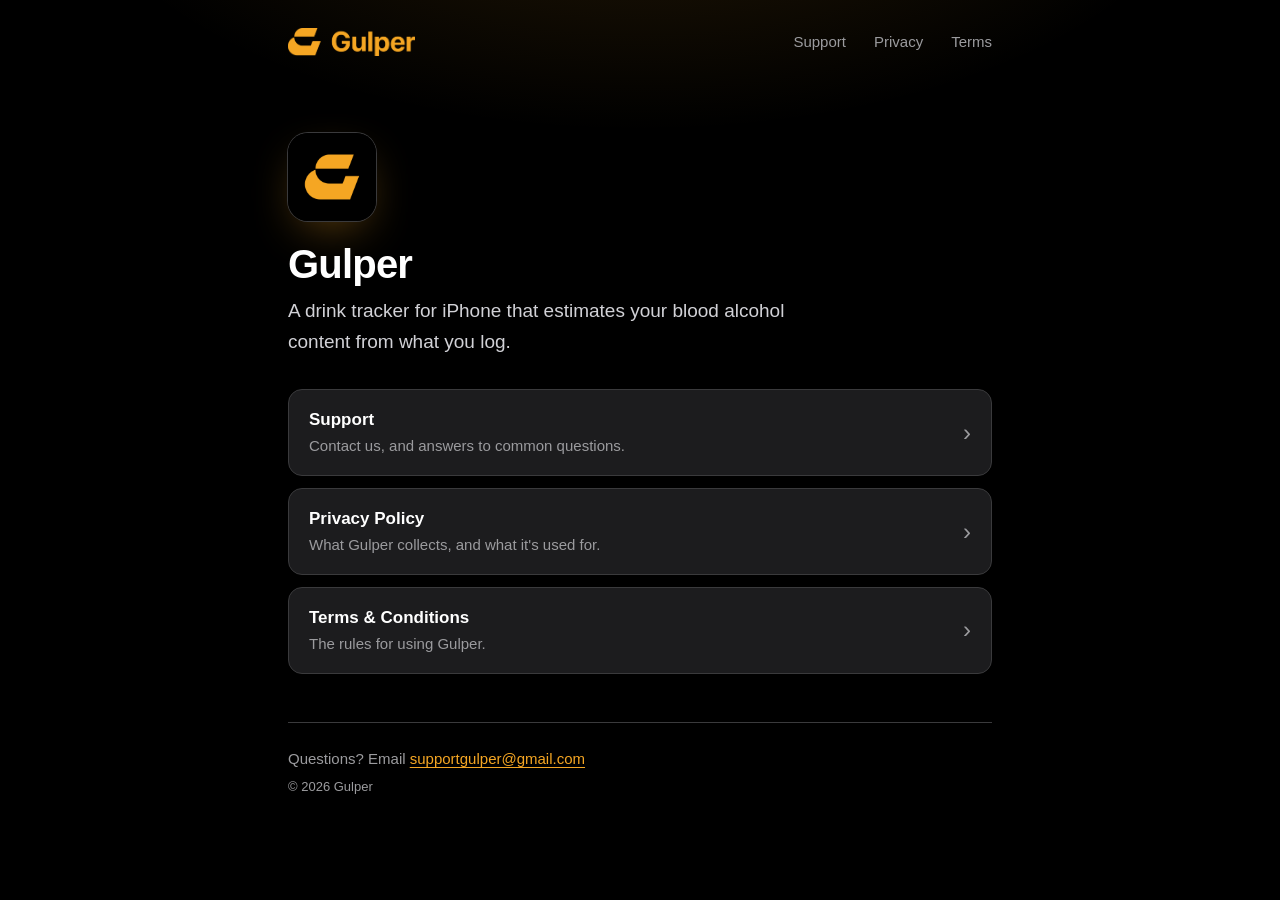
<file: index.html>
<!doctype html>
<html lang="en">
<head>
<meta charset="utf-8">
<meta name="viewport" content="width=device-width, initial-scale=1, viewport-fit=cover">
<title>Gulper</title>
<meta name="description" content="Support, privacy policy and terms for Gulper, the iPhone drink tracker.">
<meta name="theme-color" content="#000000">
<meta name="color-scheme" content="dark">
<link rel="icon" type="image/png" href="assets/favicon.png">
<link rel="apple-touch-icon" href="assets/icon.png">
<link rel="stylesheet" href="style.css">
</head>
<body>
<header class="site-header">
  <a class="brand" href=""><img src="assets/logo-lockup.png" alt="Gulper" width="127" height="28"></a>
  <nav class="site-nav" aria-label="Gulper pages"><a href="support/">Support</a><a href="privacy/">Privacy</a><a href="terms/">Terms</a></nav>
</header>
<main>
<div class="home">
  <img class="app-icon" src="assets/icon.png" alt="" width="88" height="88">
  <h1>Gulper</h1>
  <p class="lede">A drink tracker for iPhone that estimates your blood alcohol content from what you log.</p>
  <ul class="cards">
    <li><a href="support/"><span><span class="card-title">Support</span><span class="card-text">Contact us, and answers to common questions.</span></span><span class="chevron" aria-hidden="true">›</span></a></li>
    <li><a href="privacy/"><span><span class="card-title">Privacy Policy</span><span class="card-text">What Gulper collects, and what it's used for.</span></span><span class="chevron" aria-hidden="true">›</span></a></li>
    <li><a href="terms/"><span><span class="card-title">Terms &amp; Conditions</span><span class="card-text">The rules for using Gulper.</span></span><span class="chevron" aria-hidden="true">›</span></a></li>
  </ul>
</div>
</main>
<footer class="site-footer">
  <p>Questions? Email <a href="mailto:supportgulper@gmail.com">supportgulper@gmail.com</a></p>
  <p class="fine">© 2026 Gulper</p>
</footer>
</body>
</html>
</file>
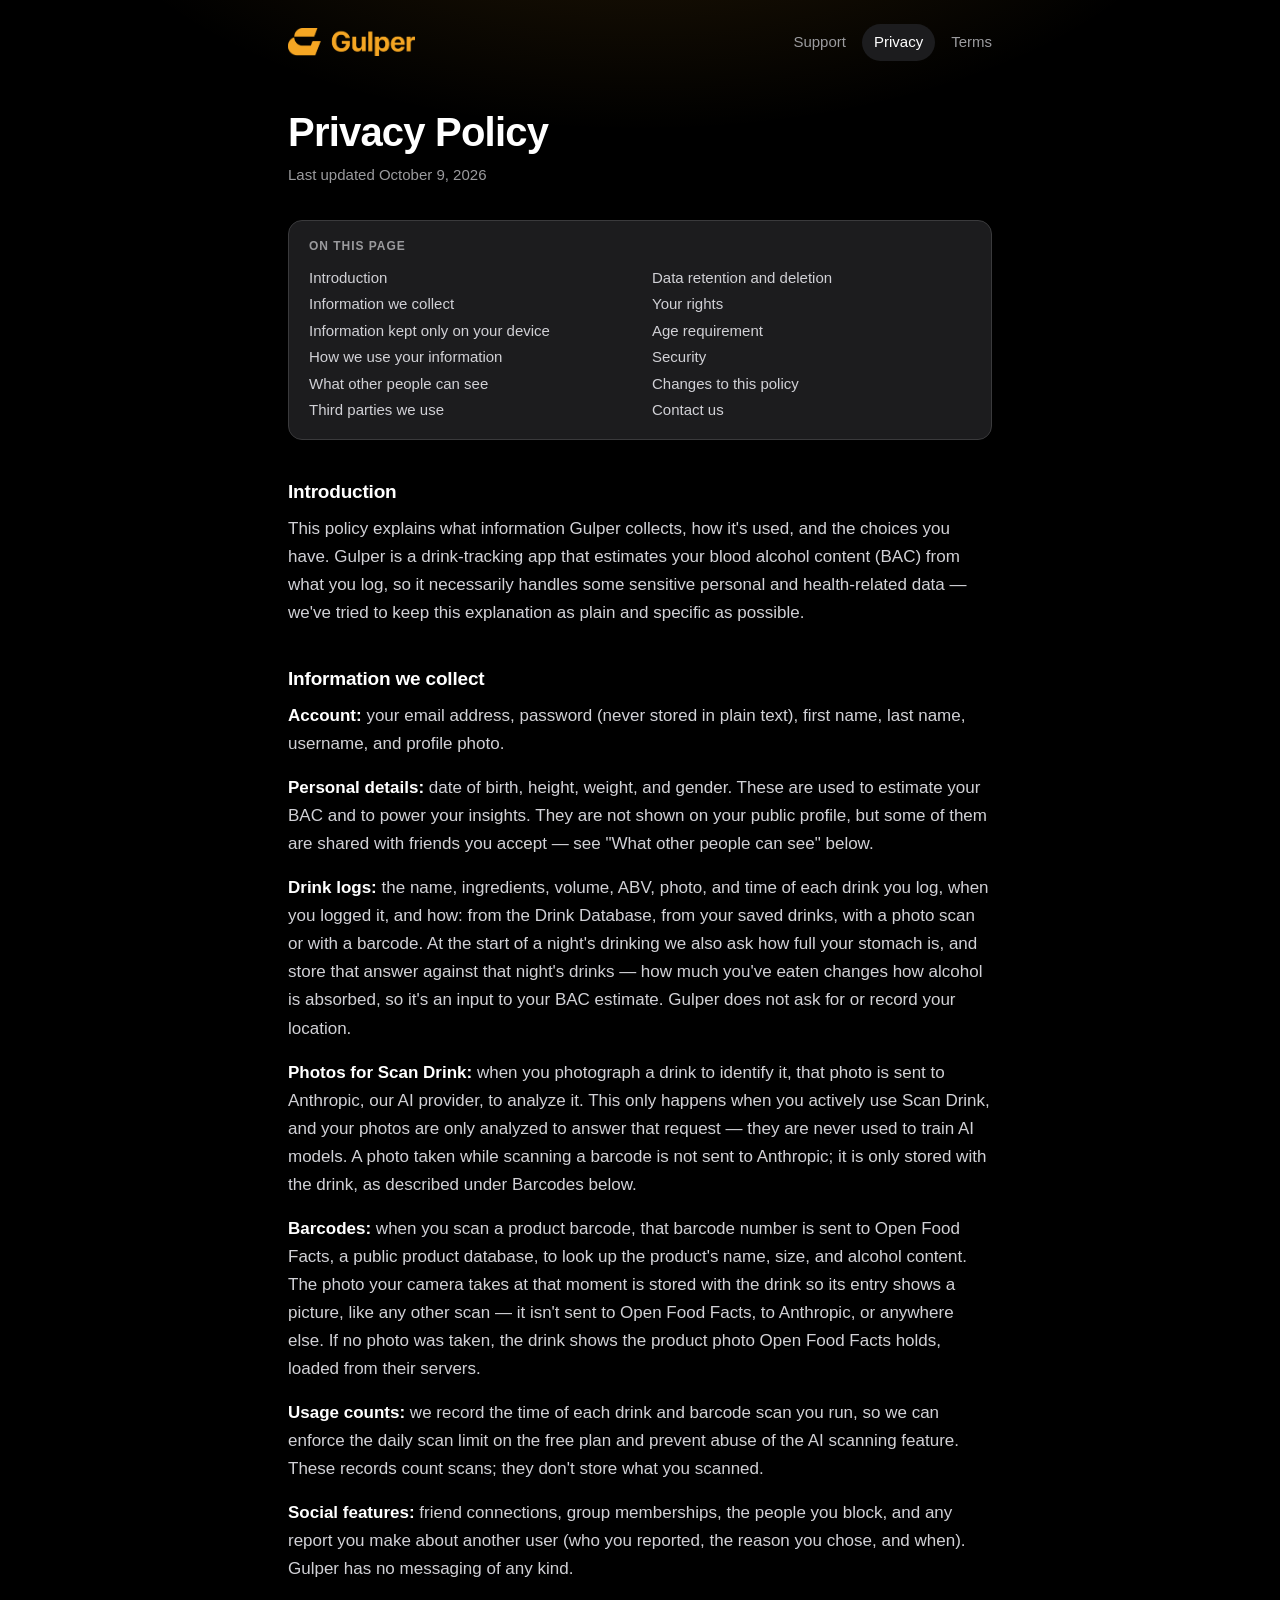
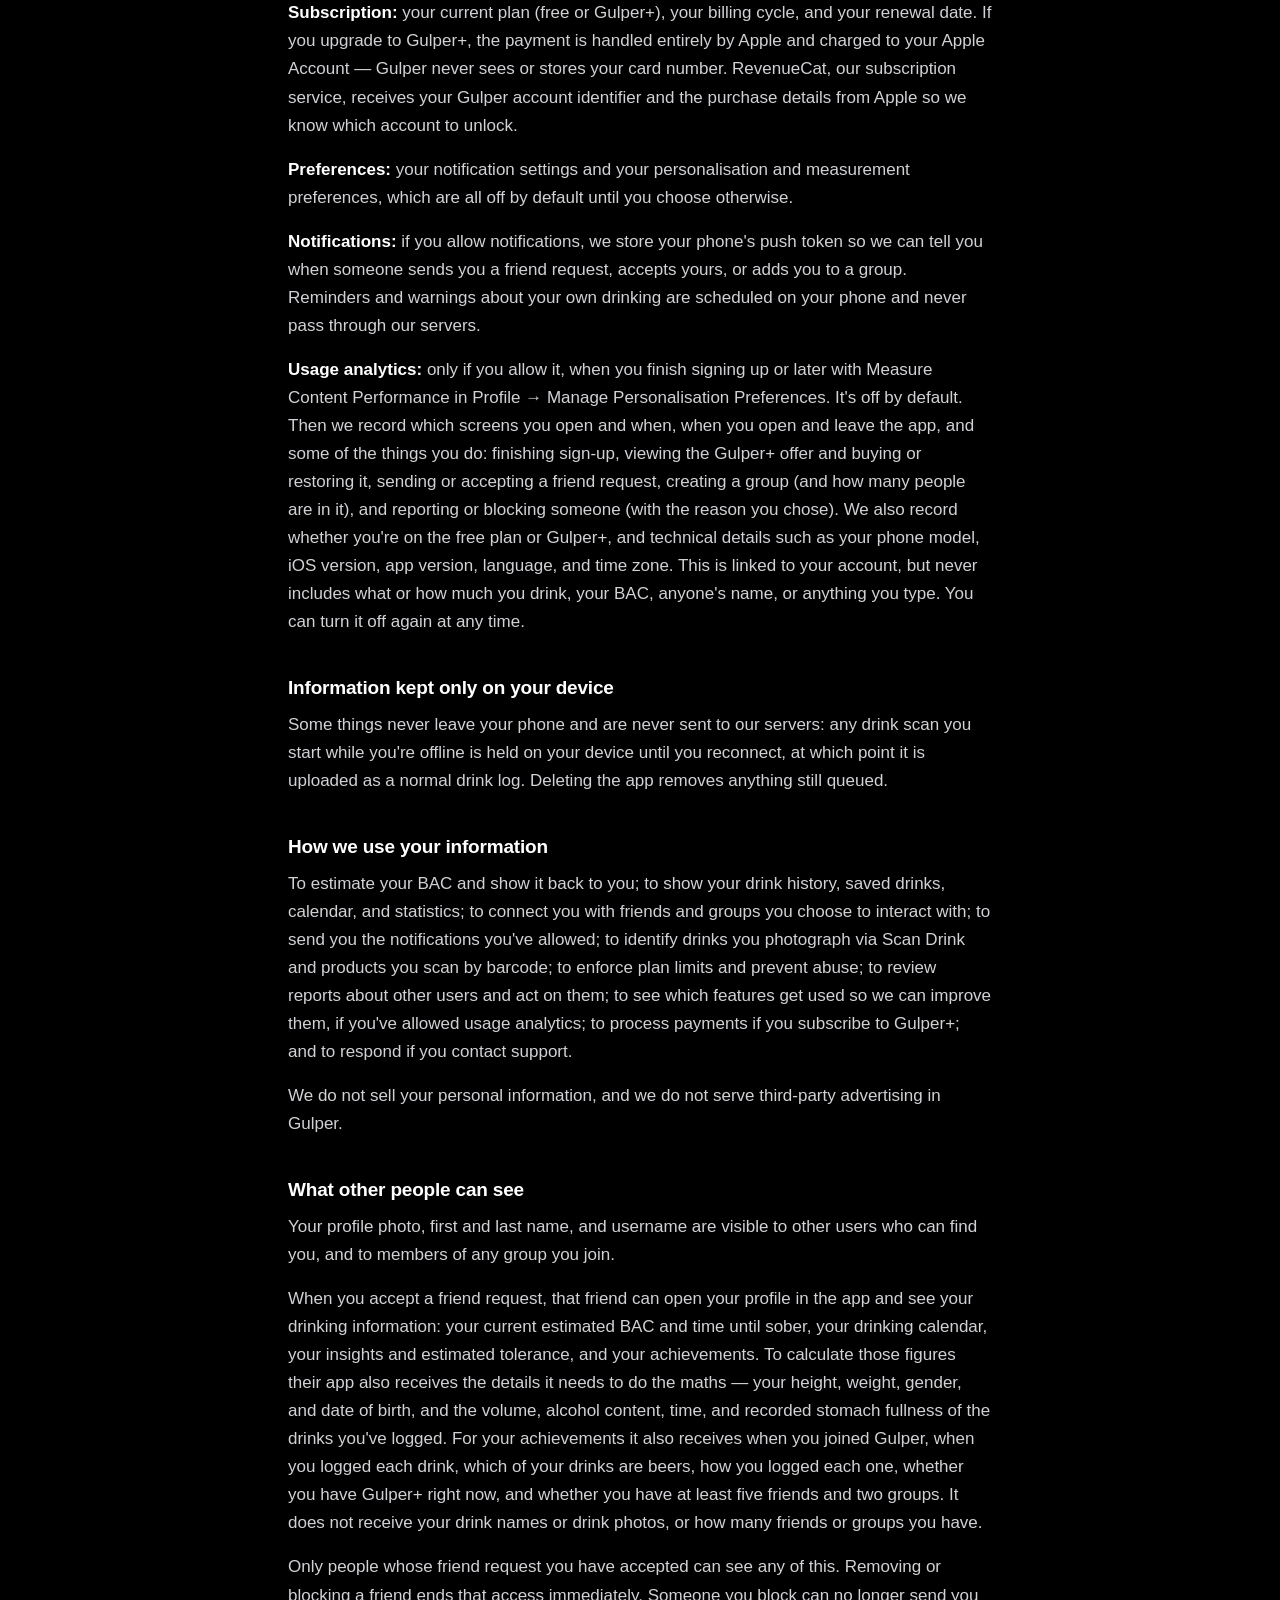
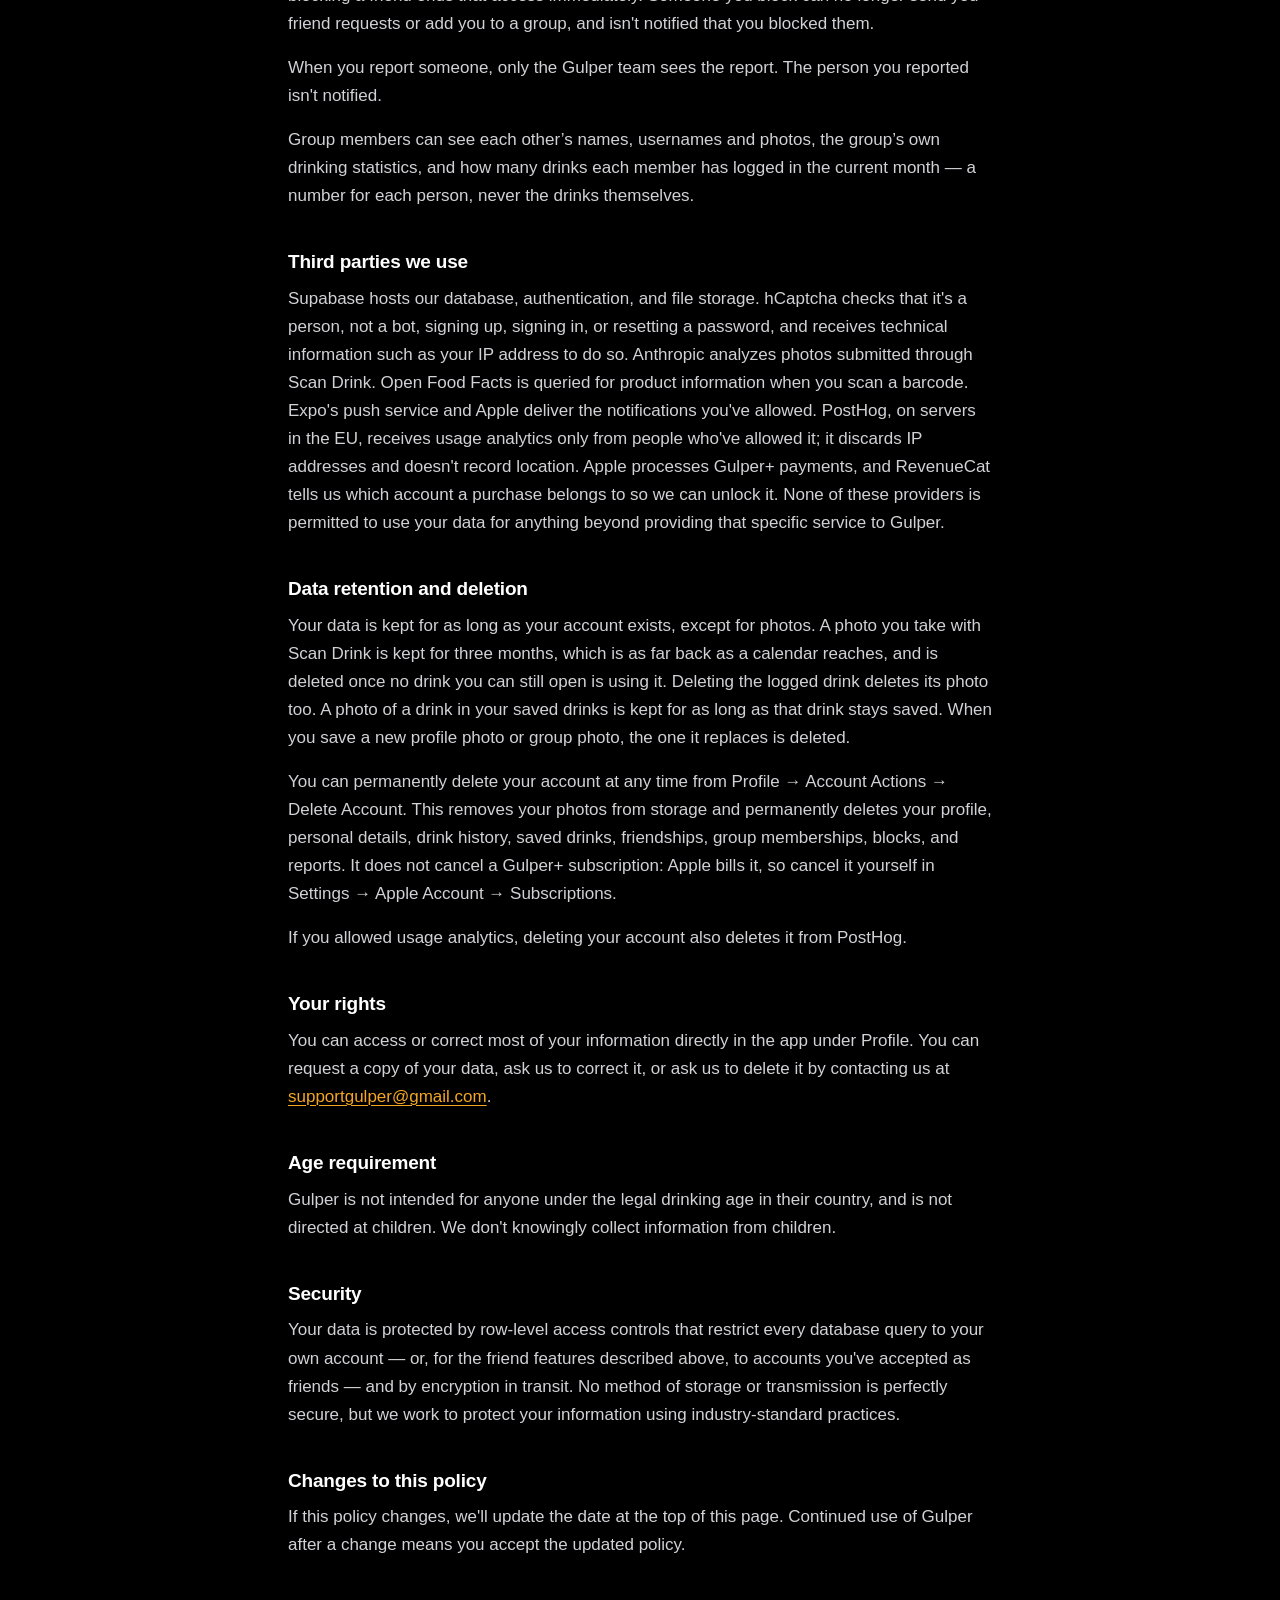
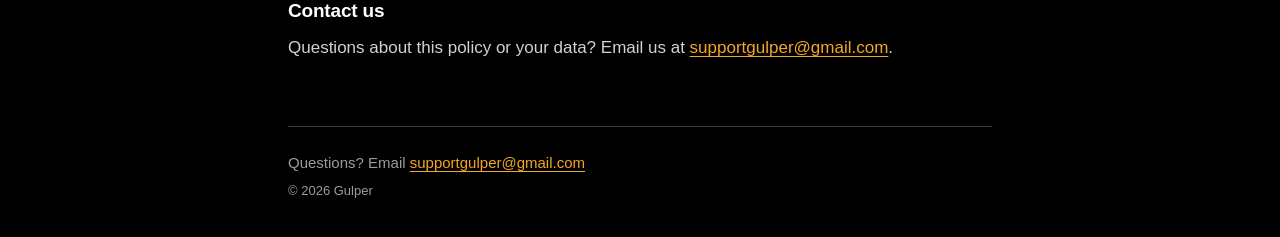
<file: privacy/index.html>
<!doctype html>
<html lang="en">
<head>
<meta charset="utf-8">
<meta name="viewport" content="width=device-width, initial-scale=1, viewport-fit=cover">
<title>Privacy Policy · Gulper</title>
<meta name="description" content="What Gulper collects, how it's used, who can see it, and the choices you have.">
<meta name="theme-color" content="#000000">
<meta name="color-scheme" content="dark">
<link rel="icon" type="image/png" href="../assets/favicon.png">
<link rel="apple-touch-icon" href="../assets/icon.png">
<link rel="stylesheet" href="../style.css">
</head>
<body>
<header class="site-header">
  <a class="brand" href="../"><img src="../assets/logo-lockup.png" alt="Gulper" width="127" height="28"></a>
  <nav class="site-nav" aria-label="Gulper pages"><a href="../support/">Support</a><a href="../privacy/" aria-current="page">Privacy</a><a href="../terms/">Terms</a></nav>
</header>
<main>
<h1>Privacy Policy</h1>
<p class="updated">Last updated <time datetime="2026-10-09">October 9, 2026</time></p>
<nav class="toc" aria-label="On this page">
  <p class="toc-title">On this page</p>
  <ul>
      <li><a href="#introduction">Introduction</a></li>
      <li><a href="#information-we-collect">Information we collect</a></li>
      <li><a href="#information-kept-only-on-your-device">Information kept only on your device</a></li>
      <li><a href="#how-we-use-your-information">How we use your information</a></li>
      <li><a href="#what-other-people-can-see">What other people can see</a></li>
      <li><a href="#third-parties-we-use">Third parties we use</a></li>
      <li><a href="#data-retention-and-deletion">Data retention and deletion</a></li>
      <li><a href="#your-rights">Your rights</a></li>
      <li><a href="#age-requirement">Age requirement</a></li>
      <li><a href="#security">Security</a></li>
      <li><a href="#changes-to-this-policy">Changes to this policy</a></li>
      <li><a href="#contact-us">Contact us</a></li>
  </ul>
</nav>
<section id="introduction">
  <h2>Introduction</h2>
  <p>This policy explains what information Gulper collects, how it's used, and the choices you have. Gulper is a drink-tracking app that estimates your blood alcohol content (BAC) from what you log, so it necessarily handles some sensitive personal and health-related data — we've tried to keep this explanation as plain and specific as possible.</p>
</section>
<section id="information-we-collect">
  <h2>Information we collect</h2>
  <p><strong>Account:</strong> your email address, password (never stored in plain text), first name, last name, username, and profile photo.</p>
  <p><strong>Personal details:</strong> date of birth, height, weight, and gender. These are used to estimate your BAC and to power your insights. They are not shown on your public profile, but some of them are shared with friends you accept — see &quot;What other people can see&quot; below.</p>
  <p><strong>Drink logs:</strong> the name, ingredients, volume, ABV, photo, and time of each drink you log, when you logged it, and how: from the Drink Database, from your saved drinks, with a photo scan or with a barcode. At the start of a night's drinking we also ask how full your stomach is, and store that answer against that night's drinks — how much you've eaten changes how alcohol is absorbed, so it's an input to your BAC estimate. Gulper does not ask for or record your location.</p>
  <p><strong>Photos for Scan Drink:</strong> when you photograph a drink to identify it, that photo is sent to Anthropic, our AI provider, to analyze it. This only happens when you actively use Scan Drink, and your photos are only analyzed to answer that request — they are never used to train AI models. A photo taken while scanning a barcode is not sent to Anthropic; it is only stored with the drink, as described under Barcodes below.</p>
  <p><strong>Barcodes:</strong> when you scan a product barcode, that barcode number is sent to Open Food Facts, a public product database, to look up the product's name, size, and alcohol content. The photo your camera takes at that moment is stored with the drink so its entry shows a picture, like any other scan — it isn't sent to Open Food Facts, to Anthropic, or anywhere else. If no photo was taken, the drink shows the product photo Open Food Facts holds, loaded from their servers.</p>
  <p><strong>Usage counts:</strong> we record the time of each drink and barcode scan you run, so we can enforce the daily scan limit on the free plan and prevent abuse of the AI scanning feature. These records count scans; they don't store what you scanned.</p>
  <p><strong>Social features:</strong> friend connections, group memberships, the people you block, and any report you make about another user (who you reported, the reason you chose, and when). Gulper has no messaging of any kind.</p>
  <p><strong>Subscription:</strong> your current plan (free or Gulper+), your billing cycle, and your renewal date. If you upgrade to Gulper+, the payment is handled entirely by Apple and charged to your Apple Account — Gulper never sees or stores your card number. RevenueCat, our subscription service, receives your Gulper account identifier and the purchase details from Apple so we know which account to unlock.</p>
  <p><strong>Preferences:</strong> your notification settings and your personalisation and measurement preferences, which are all off by default until you choose otherwise.</p>
  <p><strong>Notifications:</strong> if you allow notifications, we store your phone's push token so we can tell you when someone sends you a friend request, accepts yours, or adds you to a group. Reminders and warnings about your own drinking are scheduled on your phone and never pass through our servers.</p>
  <p><strong>Usage analytics:</strong> only if you allow it, when you finish signing up or later with Measure Content Performance in Profile → Manage Personalisation Preferences. It's off by default. Then we record which screens you open and when, when you open and leave the app, and some of the things you do: finishing sign-up, viewing the Gulper+ offer and buying or restoring it, sending or accepting a friend request, creating a group (and how many people are in it), and reporting or blocking someone (with the reason you chose). We also record whether you're on the free plan or Gulper+, and technical details such as your phone model, iOS version, app version, language, and time zone. This is linked to your account, but never includes what or how much you drink, your BAC, anyone's name, or anything you type. You can turn it off again at any time.</p>
</section>
<section id="information-kept-only-on-your-device">
  <h2>Information kept only on your device</h2>
  <p>Some things never leave your phone and are never sent to our servers: any drink scan you start while you're offline is held on your device until you reconnect, at which point it is uploaded as a normal drink log. Deleting the app removes anything still queued.</p>
</section>
<section id="how-we-use-your-information">
  <h2>How we use your information</h2>
  <p>To estimate your BAC and show it back to you; to show your drink history, saved drinks, calendar, and statistics; to connect you with friends and groups you choose to interact with; to send you the notifications you've allowed; to identify drinks you photograph via Scan Drink and products you scan by barcode; to enforce plan limits and prevent abuse; to review reports about other users and act on them; to see which features get used so we can improve them, if you've allowed usage analytics; to process payments if you subscribe to Gulper+; and to respond if you contact support.</p>
  <p>We do not sell your personal information, and we do not serve third-party advertising in Gulper.</p>
</section>
<section id="what-other-people-can-see">
  <h2>What other people can see</h2>
  <p>Your profile photo, first and last name, and username are visible to other users who can find you, and to members of any group you join.</p>
  <p>When you accept a friend request, that friend can open your profile in the app and see your drinking information: your current estimated BAC and time until sober, your drinking calendar, your insights and estimated tolerance, and your achievements. To calculate those figures their app also receives the details it needs to do the maths — your height, weight, gender, and date of birth, and the volume, alcohol content, time, and recorded stomach fullness of the drinks you've logged. For your achievements it also receives when you joined Gulper, when you logged each drink, which of your drinks are beers, how you logged each one, whether you have Gulper+ right now, and whether you have at least five friends and two groups. It does not receive your drink names or drink photos, or how many friends or groups you have.</p>
  <p>Only people whose friend request you have accepted can see any of this. Removing or blocking a friend ends that access immediately. Someone you block can no longer send you friend requests or add you to a group, and isn't notified that you blocked them.</p>
  <p>When you report someone, only the Gulper team sees the report. The person you reported isn't notified.</p>
  <p>Group members can see each other’s names, usernames and photos, the group’s own drinking statistics, and how many drinks each member has logged in the current month — a number for each person, never the drinks themselves.</p>
</section>
<section id="third-parties-we-use">
  <h2>Third parties we use</h2>
  <p>Supabase hosts our database, authentication, and file storage. hCaptcha checks that it's a person, not a bot, signing up, signing in, or resetting a password, and receives technical information such as your IP address to do so. Anthropic analyzes photos submitted through Scan Drink. Open Food Facts is queried for product information when you scan a barcode. Expo's push service and Apple deliver the notifications you've allowed. PostHog, on servers in the EU, receives usage analytics only from people who've allowed it; it discards IP addresses and doesn't record location. Apple processes Gulper+ payments, and RevenueCat tells us which account a purchase belongs to so we can unlock it. None of these providers is permitted to use your data for anything beyond providing that specific service to Gulper.</p>
</section>
<section id="data-retention-and-deletion">
  <h2>Data retention and deletion</h2>
  <p>Your data is kept for as long as your account exists, except for photos. A photo you take with Scan Drink is kept for three months, which is as far back as a calendar reaches, and is deleted once no drink you can still open is using it. Deleting the logged drink deletes its photo too. A photo of a drink in your saved drinks is kept for as long as that drink stays saved. When you save a new profile photo or group photo, the one it replaces is deleted.</p>
  <p>You can permanently delete your account at any time from Profile → Account Actions → Delete Account. This removes your photos from storage and permanently deletes your profile, personal details, drink history, saved drinks, friendships, group memberships, blocks, and reports. It does not cancel a Gulper+ subscription: Apple bills it, so cancel it yourself in Settings → Apple Account → Subscriptions.</p>
  <p>If you allowed usage analytics, deleting your account also deletes it from PostHog.</p>
</section>
<section id="your-rights">
  <h2>Your rights</h2>
  <p>You can access or correct most of your information directly in the app under Profile. You can request a copy of your data, ask us to correct it, or ask us to delete it by contacting us at <a href="mailto:supportgulper@gmail.com">supportgulper@gmail.com</a>.</p>
</section>
<section id="age-requirement">
  <h2>Age requirement</h2>
  <p>Gulper is not intended for anyone under the legal drinking age in their country, and is not directed at children. We don't knowingly collect information from children.</p>
</section>
<section id="security">
  <h2>Security</h2>
  <p>Your data is protected by row-level access controls that restrict every database query to your own account — or, for the friend features described above, to accounts you've accepted as friends — and by encryption in transit. No method of storage or transmission is perfectly secure, but we work to protect your information using industry-standard practices.</p>
</section>
<section id="changes-to-this-policy">
  <h2>Changes to this policy</h2>
  <p>If this policy changes, we'll update the date at the top of this page. Continued use of Gulper after a change means you accept the updated policy.</p>
</section>
<section id="contact-us">
  <h2>Contact us</h2>
  <p>Questions about this policy or your data? Email us at <a href="mailto:supportgulper@gmail.com">supportgulper@gmail.com</a>.</p>
</section>
</main>
<footer class="site-footer">
  <p>Questions? Email <a href="mailto:supportgulper@gmail.com">supportgulper@gmail.com</a></p>
  <p class="fine">© 2026 Gulper</p>
</footer>
</body>
</html>
</file>
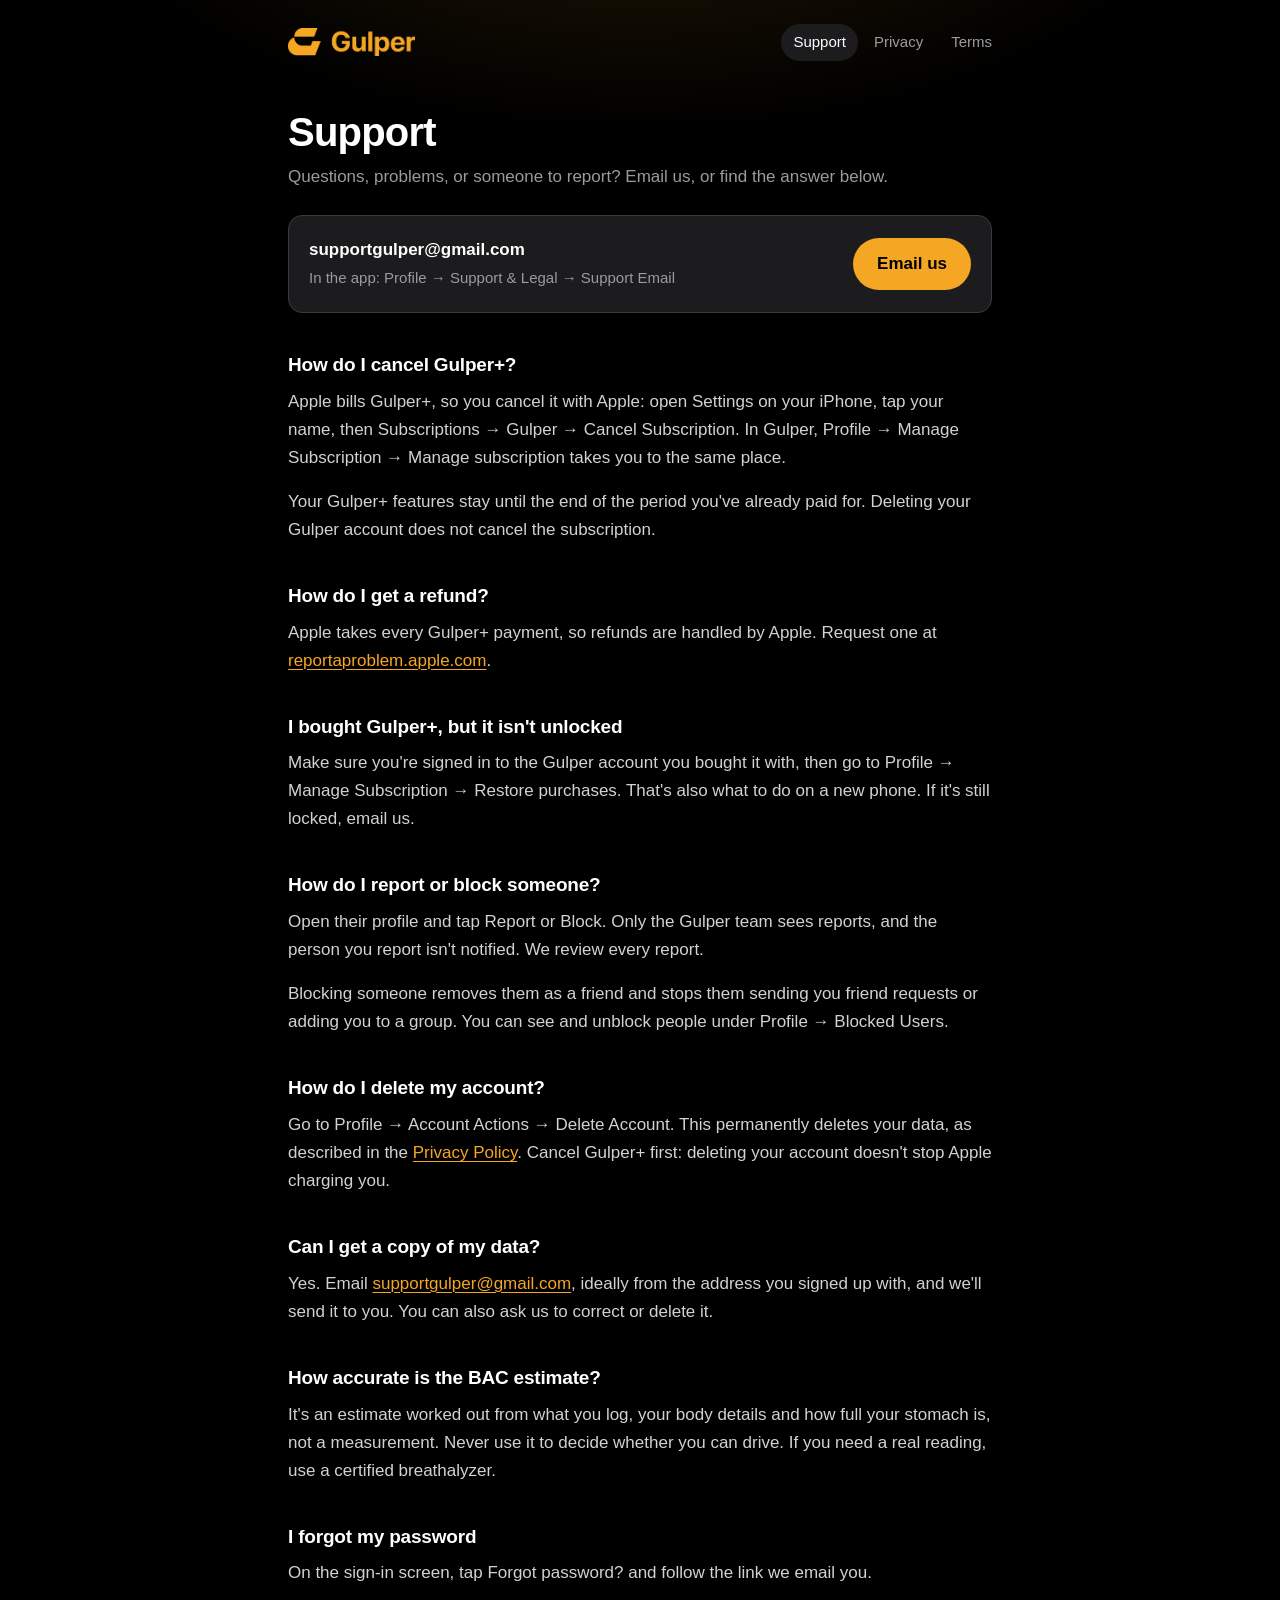
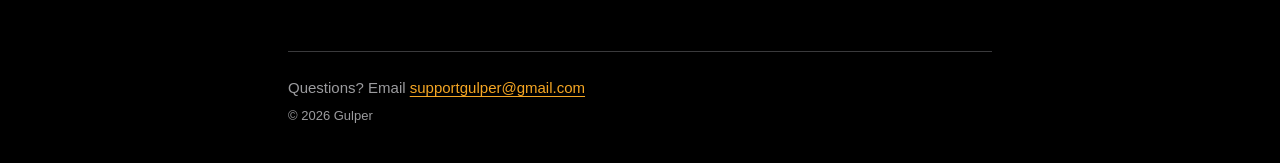
<file: support/index.html>
<!doctype html>
<html lang="en">
<head>
<meta charset="utf-8">
<meta name="viewport" content="width=device-width, initial-scale=1, viewport-fit=cover">
<title>Support · Gulper</title>
<meta name="description" content="Contact Gulper support, and answers to common questions.">
<meta name="theme-color" content="#000000">
<meta name="color-scheme" content="dark">
<link rel="icon" type="image/png" href="../assets/favicon.png">
<link rel="apple-touch-icon" href="../assets/icon.png">
<link rel="stylesheet" href="../style.css">
</head>
<body>
<header class="site-header">
  <a class="brand" href="../"><img src="../assets/logo-lockup.png" alt="Gulper" width="127" height="28"></a>
  <nav class="site-nav" aria-label="Gulper pages"><a href="../support/" aria-current="page">Support</a><a href="../privacy/">Privacy</a><a href="../terms/">Terms</a></nav>
</header>
<main>
<h1>Support</h1>
<p class="intro">Questions, problems, or someone to report? Email us, or find the answer below.</p>
<div class="contact">
  <p><strong>supportgulper@gmail.com</strong><br><span class="contact-hint">In the app: Profile → Support &amp; Legal → Support Email</span></p>
  <a class="button" href="mailto:supportgulper@gmail.com">Email us</a>
</div>
<section id="how-do-i-cancel-gulper">
  <h2>How do I cancel Gulper+?</h2>
  <p>Apple bills Gulper+, so you cancel it with Apple: open Settings on your iPhone, tap your name, then Subscriptions → Gulper → Cancel Subscription. In Gulper, Profile → Manage Subscription → Manage subscription takes you to the same place.</p>
  <p>Your Gulper+ features stay until the end of the period you've already paid for. Deleting your Gulper account does not cancel the subscription.</p>
</section>
<section id="how-do-i-get-a-refund">
  <h2>How do I get a refund?</h2>
  <p>Apple takes every Gulper+ payment, so refunds are handled by Apple. Request one at <a href="https://reportaproblem.apple.com">reportaproblem.apple.com</a>.</p>
</section>
<section id="i-bought-gulper-but-it-isn-t-unlocked">
  <h2>I bought Gulper+, but it isn't unlocked</h2>
  <p>Make sure you're signed in to the Gulper account you bought it with, then go to Profile → Manage Subscription → Restore purchases. That's also what to do on a new phone. If it's still locked, email us.</p>
</section>
<section id="how-do-i-report-or-block-someone">
  <h2>How do I report or block someone?</h2>
  <p>Open their profile and tap Report or Block. Only the Gulper team sees reports, and the person you report isn't notified. We review every report.</p>
  <p>Blocking someone removes them as a friend and stops them sending you friend requests or adding you to a group. You can see and unblock people under Profile → Blocked Users.</p>
</section>
<section id="how-do-i-delete-my-account">
  <h2>How do I delete my account?</h2>
  <p>Go to Profile → Account Actions → Delete Account. This permanently deletes your data, as described in the <a href="../privacy/">Privacy Policy</a>. Cancel Gulper+ first: deleting your account doesn't stop Apple charging you.</p>
</section>
<section id="can-i-get-a-copy-of-my-data">
  <h2>Can I get a copy of my data?</h2>
  <p>Yes. Email <a href="mailto:supportgulper@gmail.com">supportgulper@gmail.com</a>, ideally from the address you signed up with, and we'll send it to you. You can also ask us to correct or delete it.</p>
</section>
<section id="how-accurate-is-the-bac-estimate">
  <h2>How accurate is the BAC estimate?</h2>
  <p>It's an estimate worked out from what you log, your body details and how full your stomach is, not a measurement. Never use it to decide whether you can drive. If you need a real reading, use a certified breathalyzer.</p>
</section>
<section id="i-forgot-my-password">
  <h2>I forgot my password</h2>
  <p>On the sign-in screen, tap Forgot password? and follow the link we email you.</p>
</section>
</main>
<footer class="site-footer">
  <p>Questions? Email <a href="mailto:supportgulper@gmail.com">supportgulper@gmail.com</a></p>
  <p class="fine">© 2026 Gulper</p>
</footer>
</body>
</html>
</file>
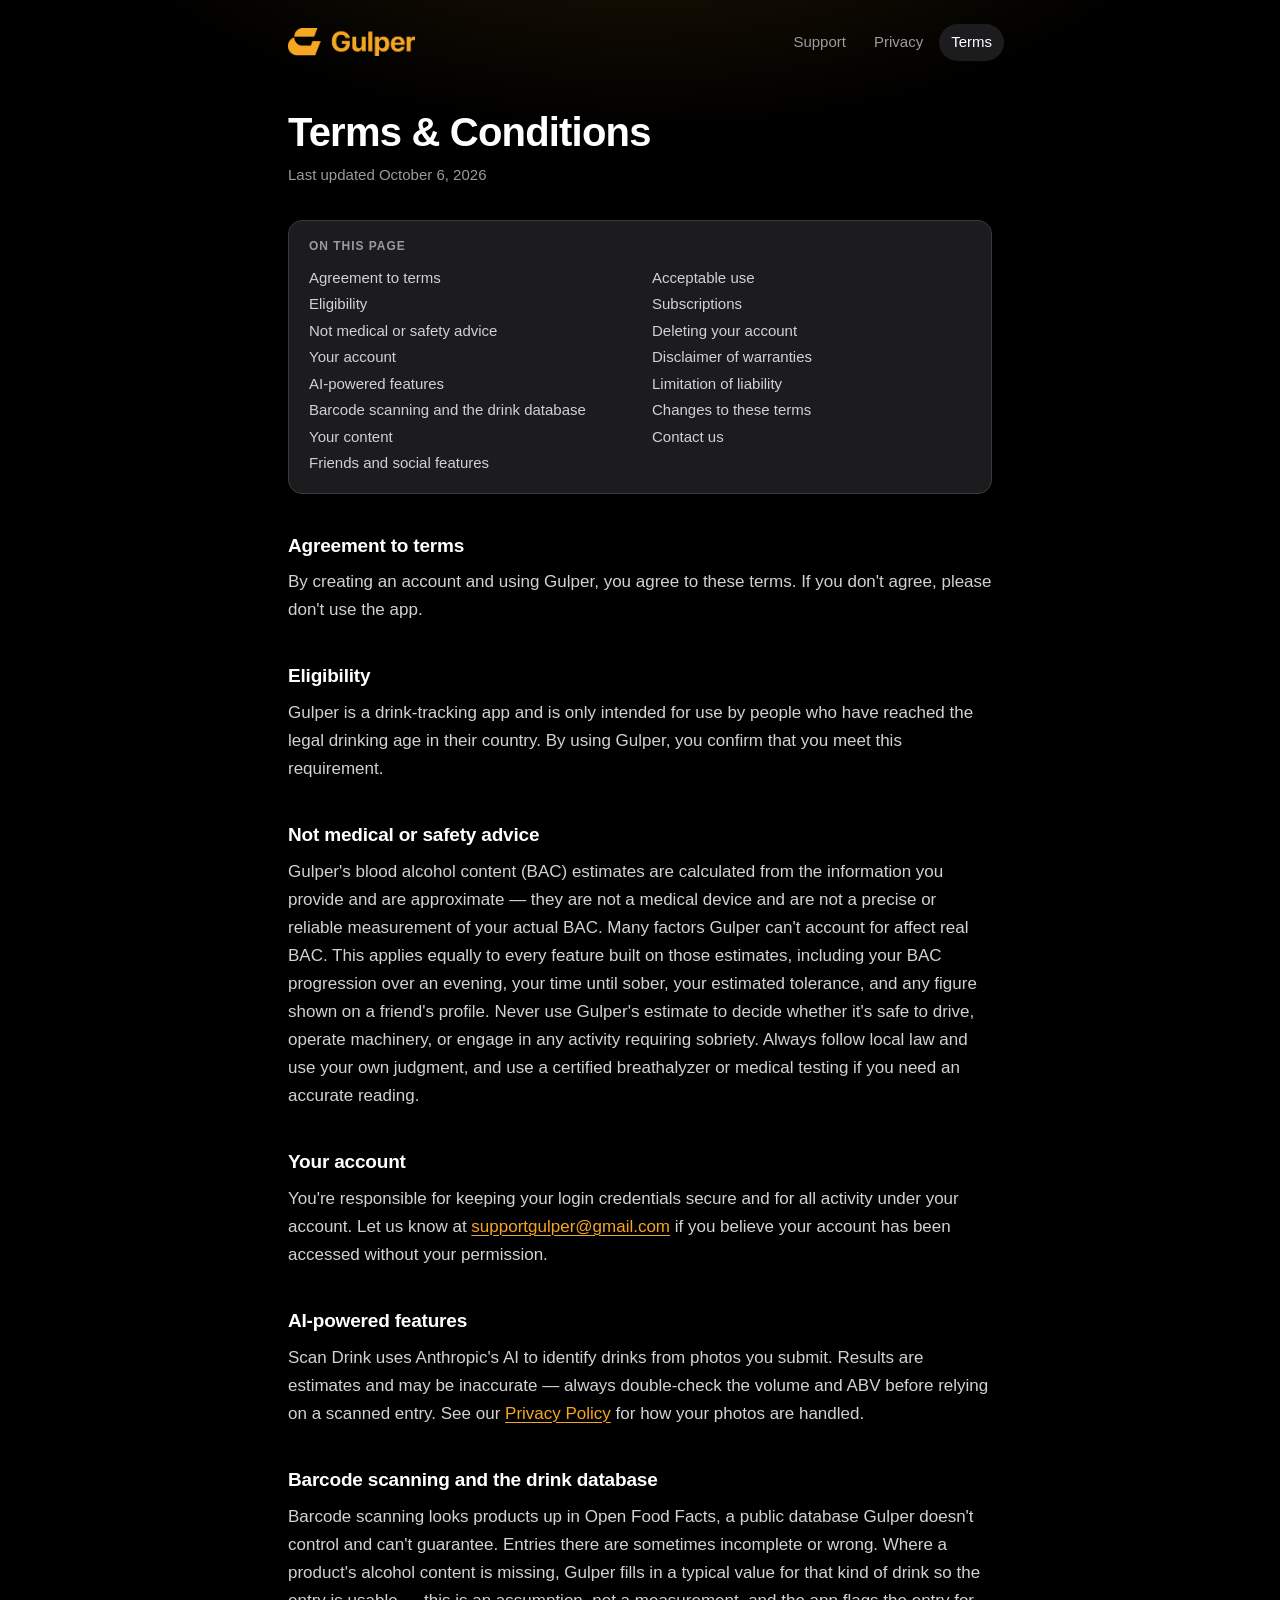
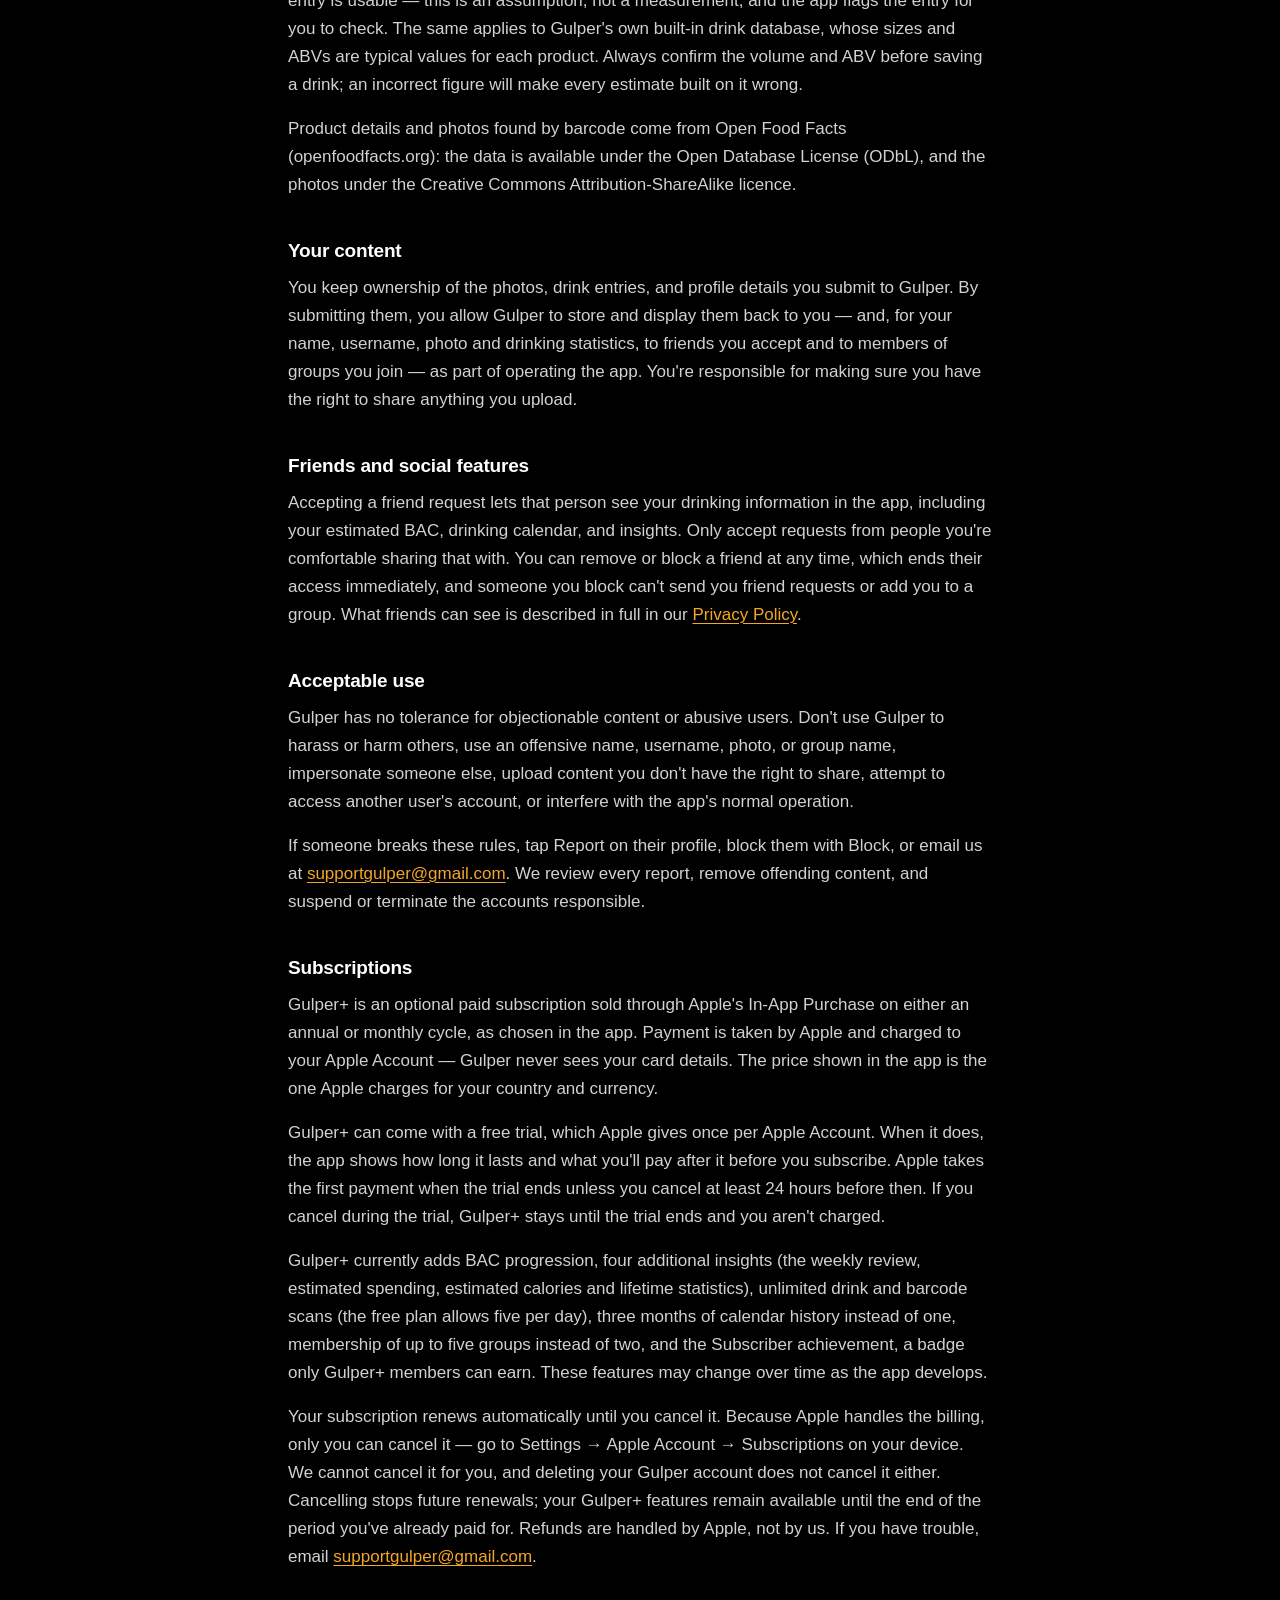
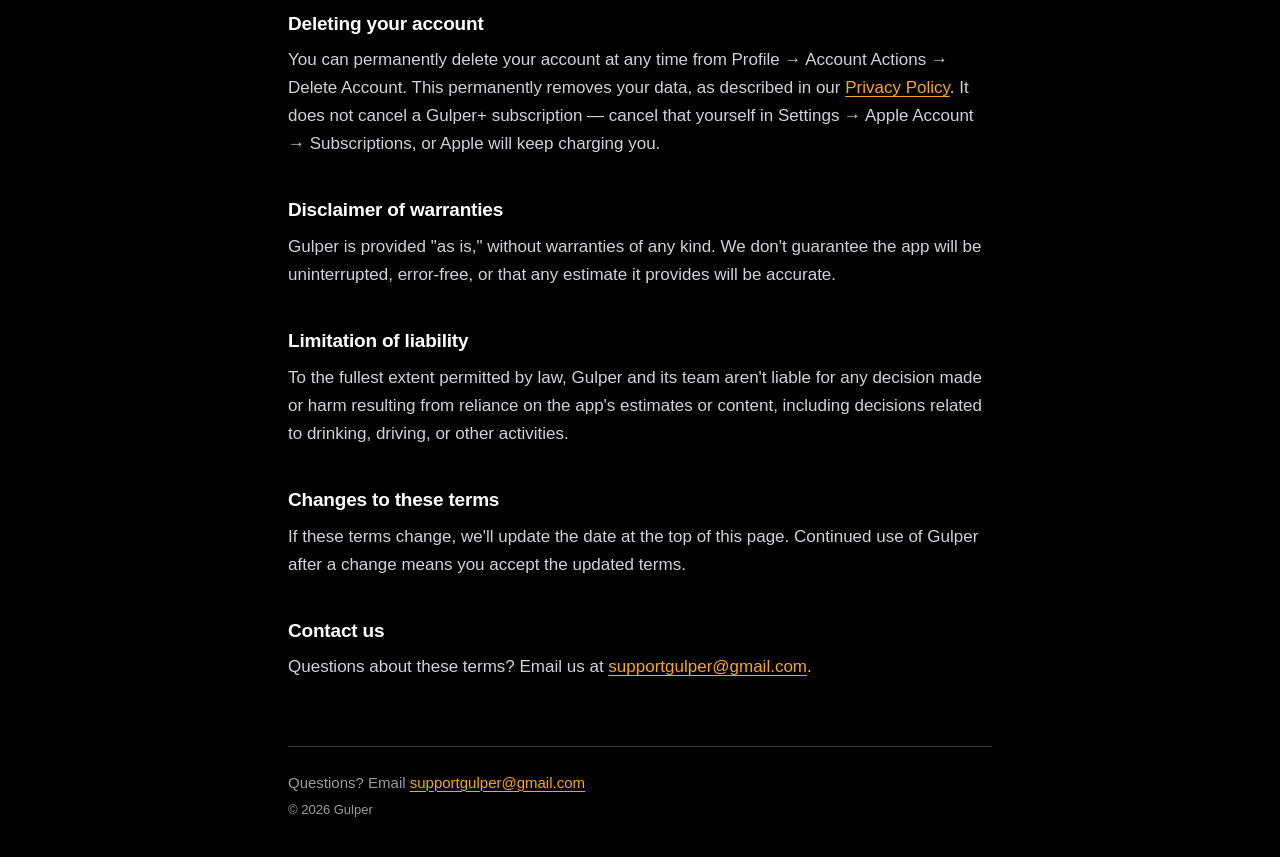
<file: terms/index.html>
<!doctype html>
<html lang="en">
<head>
<meta charset="utf-8">
<meta name="viewport" content="width=device-width, initial-scale=1, viewport-fit=cover">
<title>Terms &amp; Conditions · Gulper</title>
<meta name="description" content="The terms for using Gulper and the Gulper+ subscription.">
<meta name="theme-color" content="#000000">
<meta name="color-scheme" content="dark">
<link rel="icon" type="image/png" href="../assets/favicon.png">
<link rel="apple-touch-icon" href="../assets/icon.png">
<link rel="stylesheet" href="../style.css">
</head>
<body>
<header class="site-header">
  <a class="brand" href="../"><img src="../assets/logo-lockup.png" alt="Gulper" width="127" height="28"></a>
  <nav class="site-nav" aria-label="Gulper pages"><a href="../support/">Support</a><a href="../privacy/">Privacy</a><a href="../terms/" aria-current="page">Terms</a></nav>
</header>
<main>
<h1>Terms &amp; Conditions</h1>
<p class="updated">Last updated <time datetime="2026-10-06">October 6, 2026</time></p>
<nav class="toc" aria-label="On this page">
  <p class="toc-title">On this page</p>
  <ul>
      <li><a href="#agreement-to-terms">Agreement to terms</a></li>
      <li><a href="#eligibility">Eligibility</a></li>
      <li><a href="#not-medical-or-safety-advice">Not medical or safety advice</a></li>
      <li><a href="#your-account">Your account</a></li>
      <li><a href="#ai-powered-features">AI-powered features</a></li>
      <li><a href="#barcode-scanning-and-the-drink-database">Barcode scanning and the drink database</a></li>
      <li><a href="#your-content">Your content</a></li>
      <li><a href="#friends-and-social-features">Friends and social features</a></li>
      <li><a href="#acceptable-use">Acceptable use</a></li>
      <li><a href="#subscriptions">Subscriptions</a></li>
      <li><a href="#deleting-your-account">Deleting your account</a></li>
      <li><a href="#disclaimer-of-warranties">Disclaimer of warranties</a></li>
      <li><a href="#limitation-of-liability">Limitation of liability</a></li>
      <li><a href="#changes-to-these-terms">Changes to these terms</a></li>
      <li><a href="#contact-us">Contact us</a></li>
  </ul>
</nav>
<section id="agreement-to-terms">
  <h2>Agreement to terms</h2>
  <p>By creating an account and using Gulper, you agree to these terms. If you don't agree, please don't use the app.</p>
</section>
<section id="eligibility">
  <h2>Eligibility</h2>
  <p>Gulper is a drink-tracking app and is only intended for use by people who have reached the legal drinking age in their country. By using Gulper, you confirm that you meet this requirement.</p>
</section>
<section id="not-medical-or-safety-advice">
  <h2>Not medical or safety advice</h2>
  <p>Gulper's blood alcohol content (BAC) estimates are calculated from the information you provide and are approximate — they are not a medical device and are not a precise or reliable measurement of your actual BAC. Many factors Gulper can't account for affect real BAC. This applies equally to every feature built on those estimates, including your BAC progression over an evening, your time until sober, your estimated tolerance, and any figure shown on a friend's profile. Never use Gulper's estimate to decide whether it's safe to drive, operate machinery, or engage in any activity requiring sobriety. Always follow local law and use your own judgment, and use a certified breathalyzer or medical testing if you need an accurate reading.</p>
</section>
<section id="your-account">
  <h2>Your account</h2>
  <p>You're responsible for keeping your login credentials secure and for all activity under your account. Let us know at <a href="mailto:supportgulper@gmail.com">supportgulper@gmail.com</a> if you believe your account has been accessed without your permission.</p>
</section>
<section id="ai-powered-features">
  <h2>AI-powered features</h2>
  <p>Scan Drink uses Anthropic's AI to identify drinks from photos you submit. Results are estimates and may be inaccurate — always double-check the volume and ABV before relying on a scanned entry. See our <a href="../privacy/">Privacy Policy</a> for how your photos are handled.</p>
</section>
<section id="barcode-scanning-and-the-drink-database">
  <h2>Barcode scanning and the drink database</h2>
  <p>Barcode scanning looks products up in Open Food Facts, a public database Gulper doesn't control and can't guarantee. Entries there are sometimes incomplete or wrong. Where a product's alcohol content is missing, Gulper fills in a typical value for that kind of drink so the entry is usable — this is an assumption, not a measurement, and the app flags the entry for you to check. The same applies to Gulper's own built-in drink database, whose sizes and ABVs are typical values for each product. Always confirm the volume and ABV before saving a drink; an incorrect figure will make every estimate built on it wrong.</p>
  <p>Product details and photos found by barcode come from Open Food Facts (openfoodfacts.org): the data is available under the Open Database License (ODbL), and the photos under the Creative Commons Attribution-ShareAlike licence.</p>
</section>
<section id="your-content">
  <h2>Your content</h2>
  <p>You keep ownership of the photos, drink entries, and profile details you submit to Gulper. By submitting them, you allow Gulper to store and display them back to you — and, for your name, username, photo and drinking statistics, to friends you accept and to members of groups you join — as part of operating the app. You're responsible for making sure you have the right to share anything you upload.</p>
</section>
<section id="friends-and-social-features">
  <h2>Friends and social features</h2>
  <p>Accepting a friend request lets that person see your drinking information in the app, including your estimated BAC, drinking calendar, and insights. Only accept requests from people you're comfortable sharing that with. You can remove or block a friend at any time, which ends their access immediately, and someone you block can't send you friend requests or add you to a group. What friends can see is described in full in our <a href="../privacy/">Privacy Policy</a>.</p>
</section>
<section id="acceptable-use">
  <h2>Acceptable use</h2>
  <p>Gulper has no tolerance for objectionable content or abusive users. Don't use Gulper to harass or harm others, use an offensive name, username, photo, or group name, impersonate someone else, upload content you don't have the right to share, attempt to access another user's account, or interfere with the app's normal operation.</p>
  <p>If someone breaks these rules, tap Report on their profile, block them with Block, or email us at <a href="mailto:supportgulper@gmail.com">supportgulper@gmail.com</a>. We review every report, remove offending content, and suspend or terminate the accounts responsible.</p>
</section>
<section id="subscriptions">
  <h2>Subscriptions</h2>
  <p>Gulper+ is an optional paid subscription sold through Apple's In-App Purchase on either an annual or monthly cycle, as chosen in the app. Payment is taken by Apple and charged to your Apple Account — Gulper never sees your card details. The price shown in the app is the one Apple charges for your country and currency.</p>
  <p>Gulper+ can come with a free trial, which Apple gives once per Apple Account. When it does, the app shows how long it lasts and what you'll pay after it before you subscribe. Apple takes the first payment when the trial ends unless you cancel at least 24 hours before then. If you cancel during the trial, Gulper+ stays until the trial ends and you aren't charged.</p>
  <p>Gulper+ currently adds BAC progression, four additional insights (the weekly review, estimated spending, estimated calories and lifetime statistics), unlimited drink and barcode scans (the free plan allows five per day), three months of calendar history instead of one, membership of up to five groups instead of two, and the Subscriber achievement, a badge only Gulper+ members can earn. These features may change over time as the app develops.</p>
  <p>Your subscription renews automatically until you cancel it. Because Apple handles the billing, only you can cancel it — go to Settings → Apple Account → Subscriptions on your device. We cannot cancel it for you, and deleting your Gulper account does not cancel it either. Cancelling stops future renewals; your Gulper+ features remain available until the end of the period you've already paid for. Refunds are handled by Apple, not by us. If you have trouble, email <a href="mailto:supportgulper@gmail.com">supportgulper@gmail.com</a>.</p>
</section>
<section id="deleting-your-account">
  <h2>Deleting your account</h2>
  <p>You can permanently delete your account at any time from Profile → Account Actions → Delete Account. This permanently removes your data, as described in our <a href="../privacy/">Privacy Policy</a>. It does not cancel a Gulper+ subscription — cancel that yourself in Settings → Apple Account → Subscriptions, or Apple will keep charging you.</p>
</section>
<section id="disclaimer-of-warranties">
  <h2>Disclaimer of warranties</h2>
  <p>Gulper is provided &quot;as is,&quot; without warranties of any kind. We don't guarantee the app will be uninterrupted, error-free, or that any estimate it provides will be accurate.</p>
</section>
<section id="limitation-of-liability">
  <h2>Limitation of liability</h2>
  <p>To the fullest extent permitted by law, Gulper and its team aren't liable for any decision made or harm resulting from reliance on the app's estimates or content, including decisions related to drinking, driving, or other activities.</p>
</section>
<section id="changes-to-these-terms">
  <h2>Changes to these terms</h2>
  <p>If these terms change, we'll update the date at the top of this page. Continued use of Gulper after a change means you accept the updated terms.</p>
</section>
<section id="contact-us">
  <h2>Contact us</h2>
  <p>Questions about these terms? Email us at <a href="mailto:supportgulper@gmail.com">supportgulper@gmail.com</a>.</p>
</section>
</main>
<footer class="site-footer">
  <p>Questions? Email <a href="mailto:supportgulper@gmail.com">supportgulper@gmail.com</a></p>
  <p class="fine">© 2026 Gulper</p>
</footer>
</body>
</html>
</file>
<file: style.css>
/* Gulper's palette, from src/theme/colors.ts. Dark only, like the app. */
:root {
  color-scheme: dark;
  --bg: #000000;
  --surface: #1c1c1e;
  --border: #3a3a3c;
  --text: #ffffff;
  --body: #d1d1d6;
  --muted: #9b9b9e;
  --accent: #f5a623;
  --accent-pressed: #db9012;
  --on-accent: #000000;
  --glow: rgba(245, 166, 35, 0.16);
  --radius: 14px;
  --sans: -apple-system, BlinkMacSystemFont, "SF Pro Text", "Segoe UI", Roboto, "Helvetica Neue", Arial, sans-serif;
}

*, *::before, *::after { box-sizing: border-box; }

html { -webkit-text-size-adjust: 100%; scroll-padding-top: 1.5rem; }

body {
  margin: 0;
  padding-inline: max(20px, env(safe-area-inset-left)) max(20px, env(safe-area-inset-right));
  background: radial-gradient(52rem 26rem at 50% -10rem, var(--glow), transparent 70%) no-repeat, var(--bg);
  color: var(--body);
  font-family: var(--sans);
  font-size: 1.0625rem;
  line-height: 1.65;
}

.site-header, main, .site-footer { max-width: 44rem; margin-inline: auto; }

.site-header {
  display: flex;
  flex-wrap: wrap;
  align-items: center;
  justify-content: space-between;
  gap: 0.75rem 1.5rem;
  padding-block: max(1.5rem, env(safe-area-inset-top)) 1rem;
}
.brand { display: inline-flex; border-radius: 6px; }
.brand img { display: block; height: 28px; width: auto; }
/* Pulled out by the links' own padding, so their text lines up with the
   logo when the menu wraps under it, and with the right edge when it doesn't. */
.site-nav { display: flex; gap: 0.25rem; margin-inline: -0.75rem; }
.site-nav a {
  color: var(--muted);
  font-size: 0.9375rem;
  font-weight: 500;
  text-decoration: none;
  padding: 0.375rem 0.75rem;
  border-radius: 999px;
}
.site-nav a:hover { color: var(--text); }
.site-nav a[aria-current="page"] { color: var(--text); background: var(--surface); }

main { padding-block: 2rem 3rem; }

h1, h2 { color: var(--text); text-wrap: balance; }
h1 { font-size: clamp(2rem, 7vw, 2.5rem); line-height: 1.15; letter-spacing: -0.02em; font-weight: 700; margin: 0 0 0.5rem; }
h2 { font-size: 1.1875rem; line-height: 1.3; letter-spacing: -0.01em; font-weight: 650; margin: 2.5rem 0 0.625rem; }
p { margin: 0 0 1rem; }
strong { color: var(--text); font-weight: 600; }
a { color: var(--accent); text-decoration-thickness: 1px; text-underline-offset: 0.18em; }
a:hover { text-decoration-thickness: 2px; }
:focus-visible { outline: 2px solid var(--accent); outline-offset: 3px; border-radius: 6px; }

.updated, .intro { color: var(--muted); font-size: 0.9375rem; margin-bottom: 2rem; }
.intro { font-size: 1.0625rem; margin-bottom: 0; }

.toc {
  background: var(--surface);
  border: 1px solid var(--border);
  border-radius: var(--radius);
  padding: 1rem 1.25rem;
}
.toc-title {
  color: var(--muted);
  font-size: 0.75rem;
  font-weight: 600;
  letter-spacing: 0.08em;
  text-transform: uppercase;
  margin: 0 0 0.5rem;
}
.toc ul { list-style: none; margin: 0; padding: 0; columns: 2 14rem; column-gap: 1.5rem; }
.toc li { break-inside: avoid; padding-block: 0.15rem; font-size: 0.9375rem; line-height: 1.45; }
.toc a { color: var(--body); text-decoration: none; }
.toc a:hover { color: var(--accent); }

.contact {
  display: flex;
  flex-wrap: wrap;
  align-items: center;
  justify-content: space-between;
  gap: 1rem;
  background: var(--surface);
  border: 1px solid var(--border);
  border-radius: var(--radius);
  padding: 1.25rem;
  margin-block: 1.5rem 0.5rem;
}
.contact p { margin: 0; overflow-wrap: anywhere; }
.contact-hint { color: var(--muted); font-size: 0.9375rem; }
.button {
  display: inline-block;
  background: var(--accent);
  color: var(--on-accent);
  font-weight: 600;
  text-decoration: none;
  padding: 0.75rem 1.5rem;
  border-radius: 999px;
}
.button:hover { background: var(--accent-pressed); }

.home { padding-top: 1.5rem; }
.app-icon {
  display: block;
  width: 88px;
  height: 88px;
  border-radius: 20px;
  margin-bottom: 1.25rem;
  box-shadow: 0 0 0 1px var(--border), 0 16px 48px -16px rgba(245, 166, 35, 0.5);
}
.lede { font-size: 1.1875rem; max-width: 32rem; margin-bottom: 2rem; }
.cards { list-style: none; margin: 0; padding: 0; display: grid; gap: 0.75rem; }
.cards a {
  display: flex;
  align-items: center;
  justify-content: space-between;
  gap: 1rem;
  background: var(--surface);
  border: 1px solid var(--border);
  border-radius: var(--radius);
  padding: 1rem 1.25rem;
  text-decoration: none;
}
.cards a:hover { border-color: var(--accent); }
.card-title { display: block; color: var(--text); font-weight: 600; }
.card-text { display: block; color: var(--muted); font-size: 0.9375rem; }
.chevron { color: var(--muted); font-size: 1.5rem; line-height: 1; }

.site-footer {
  border-top: 1px solid var(--border);
  color: var(--muted);
  font-size: 0.9375rem;
  padding-block: 1.5rem max(2rem, env(safe-area-inset-bottom));
}
.site-footer p { margin: 0 0 0.25rem; }
.fine { font-size: 0.8125rem; }

@media print {
  body { background: #fff; color: #000; }
  .site-nav, .toc, .button { display: none; }
  h1, h2, strong { color: #000; }
  a { color: #000; }
}
</file>
